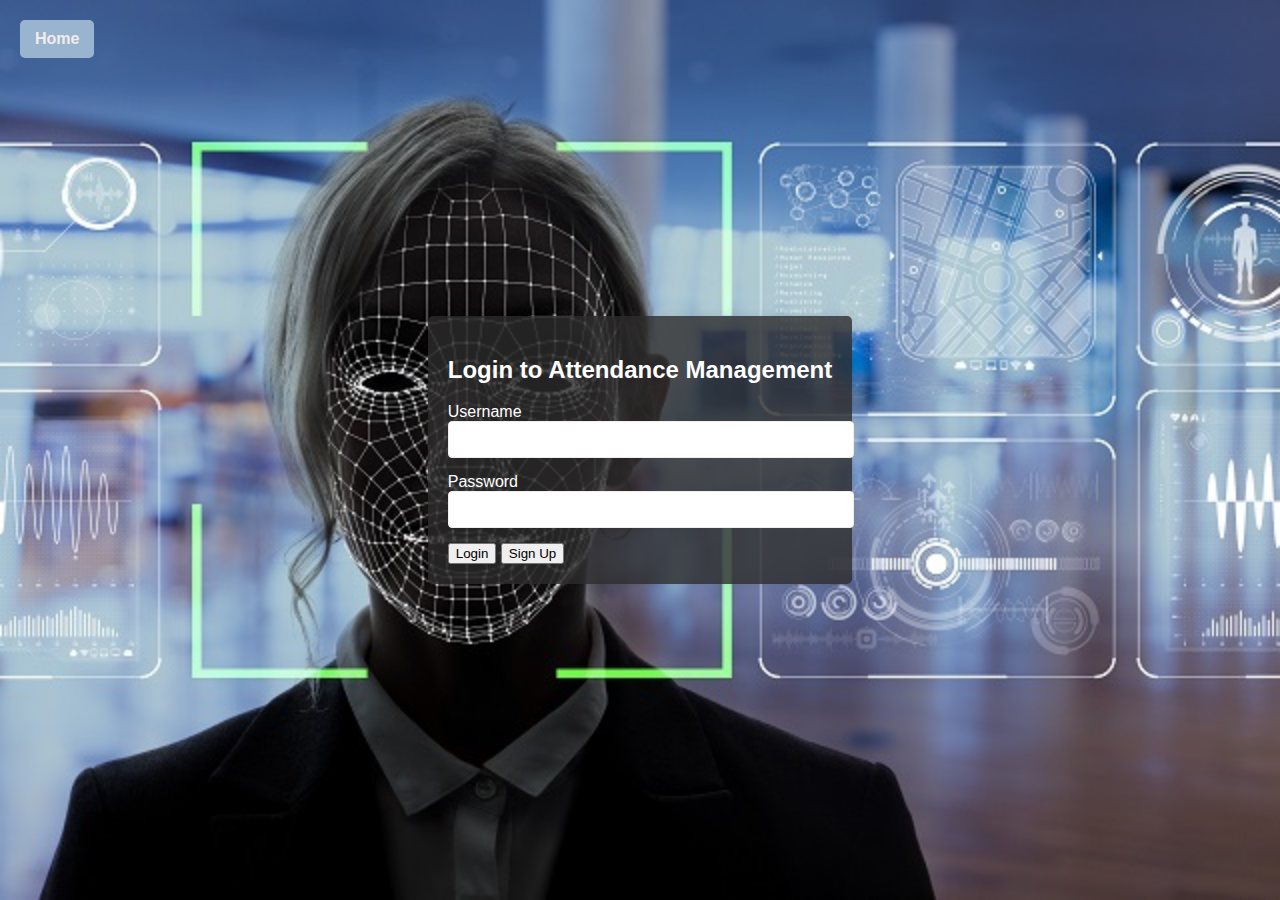
<file: index.html>
<!DOCTYPE html>
<html lang="en">
<head>
    <meta charset="UTF-8">
    <meta name="viewport" content="width=device-width, initial-scale=1.0">
    <title>Attendance Management Login</title>
    <link rel="stylesheet" href="styles.css">
   
</head>
<body>
    <a href="index.html" class="home-button">Home</a>

    <div class="login-container">
        <h2>Login to Attendance Management</h2>
        <form id="loginForm">
            <div class="input-group">
                <label for="username">Username</label>
                <input type="text" id="username" name="username" required>
            </div>
            <div class="input-group">
                <label for="password">Password</label>
                <input type="password" id="password" name="password" required>
            </div>
            <button type="submit">Login</button>
            <button type="button" id="signupButton">Sign Up</button>
        </form>
    </div>
    <script src="script.js"></script>
</body>
</html>
</file>
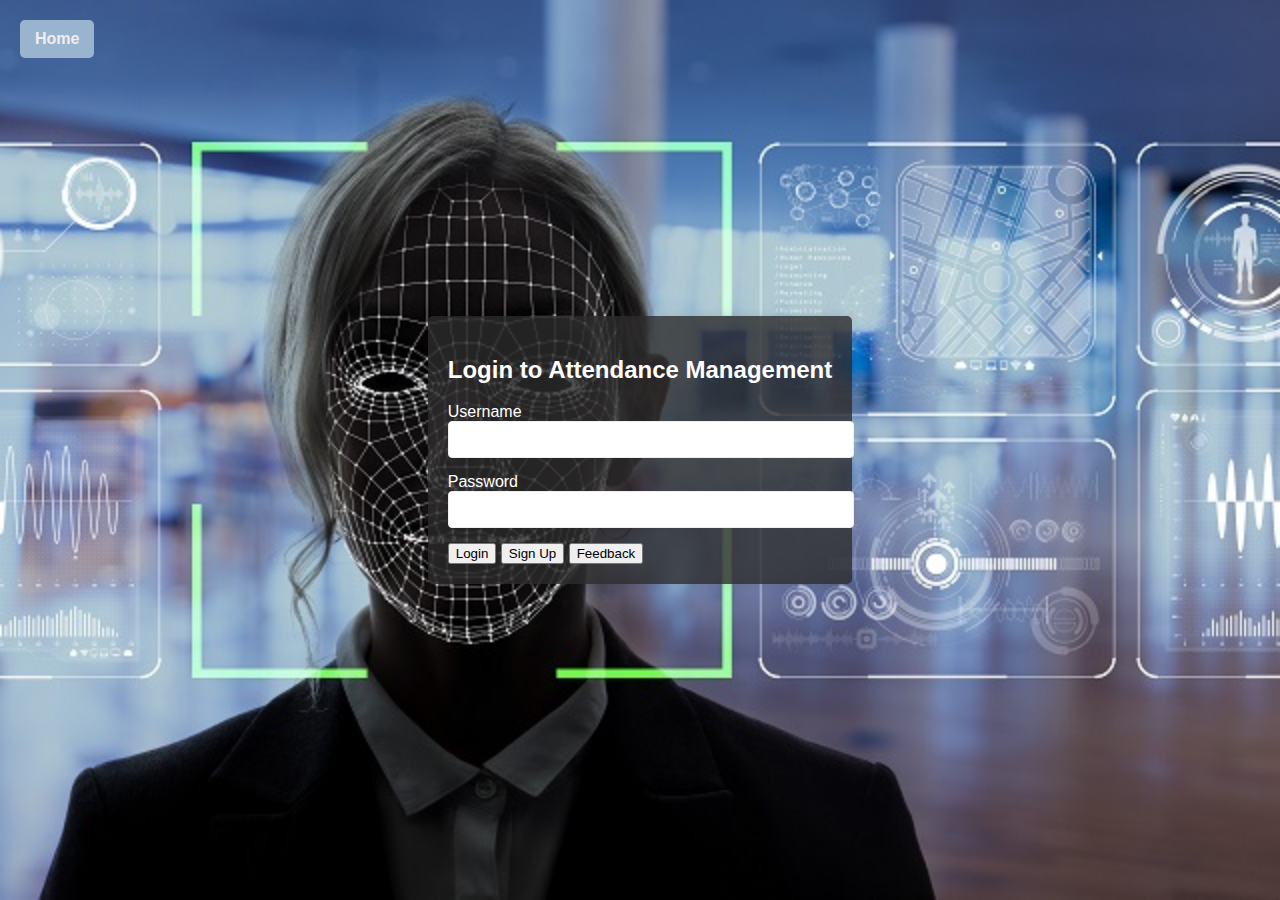
<file: Website/index.html>
<!DOCTYPE html>
<html lang="en">
<head>
    <meta charset="UTF-8">
    <meta name="viewport" content="width=device-width, initial-scale=1.0">
    <title>Attendance Management Login</title>
    <link rel="stylesheet" href="styles.css">
</head>
<body>
    <a href="index.html" class="home-button">Home</a>

    <div class="login-container">
        <h2>Login to Attendance Management</h2>
        <form id="loginForm">
            <div class="input-group">
                <label for="username">Username</label>
                <input type="text" id="username" name="username" required>
            </div>
            <div class="input-group">
                <label for="password">Password</label>
                <input type="password" id="password" name="password" required>
            </div>
            <button type="submit">Login</button>
            <button type="button" id="signupButton">Sign Up</button>
            <button type="button" id="feedbackButton">Feedback</button>
        </form>
    </div>
    <script src="script.js"></script>
</body>
</html>
</file>
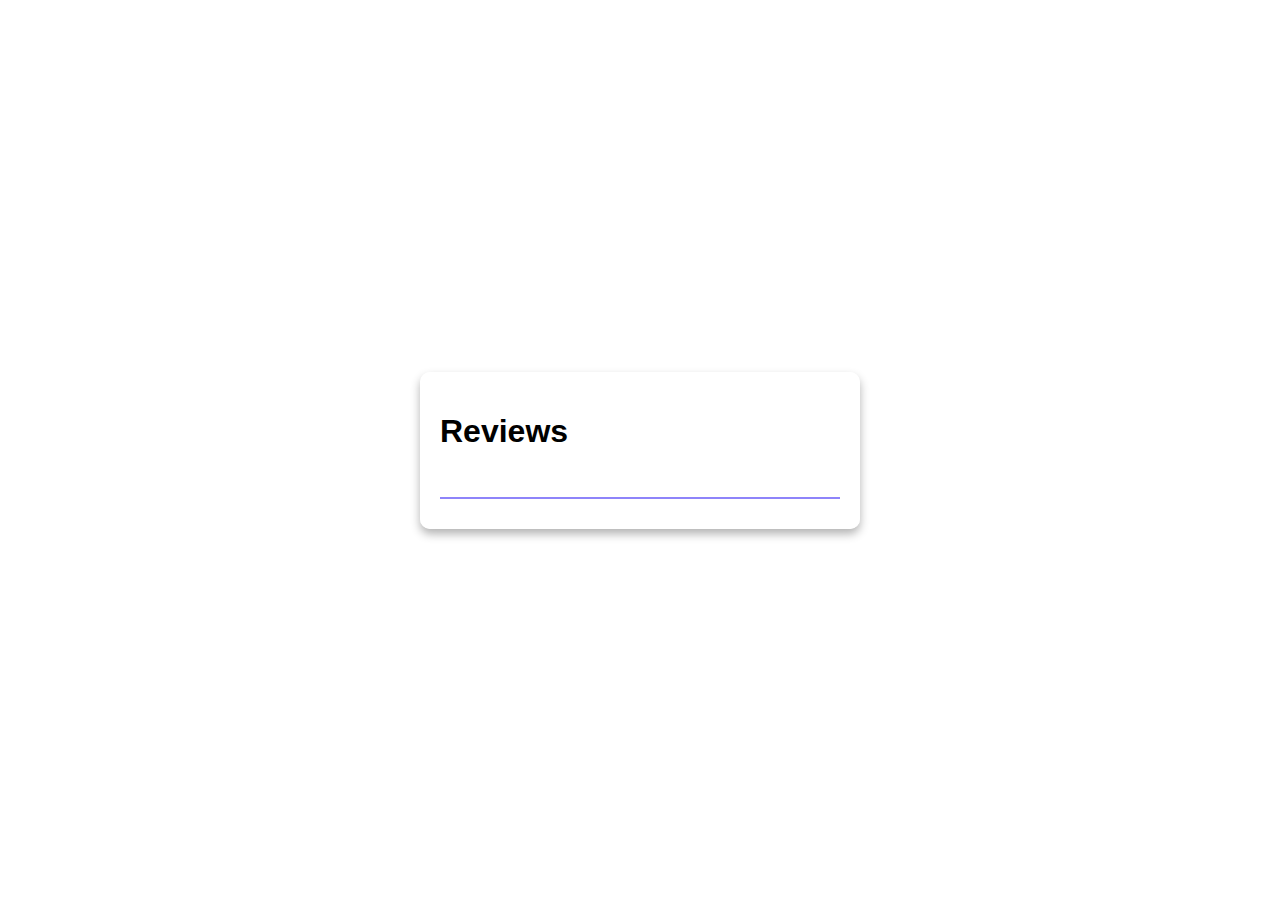
<file: reviews.html>
<!DOCTYPE html>
<html lang="en">
<head>
    <meta charset="UTF-8">
    <meta name="viewport" content="width=device-width, initial-scale=1.0">
    <title>Review Page</title>
    <style>
        body {
            font-family: Arial, sans-serif;
            background: url('{{ url_for('static', filename='peechy.jpg') }}') no-repeat center center fixed;
            background-size: cover;
            margin: 0;
            display: flex;
            justify-content: center;
            align-items: center;
            height: 100vh;
        }

        /* Transparent container for reviews */
        .reviews-container {
            background: rgba(255, 255, 255, 0.8); /* Transparent effect */
            padding: 20px;
            border-radius: 10px;
            box-shadow: 0px 5px 10px rgba(0, 0, 0, 0.3);
            width: 400px;
            max-height: 80vh;
            overflow-y: auto;
            position: relative;
        }

        /* Reviews header */
        .reviews-header {
            display: flex;
            justify-content: space-between;
            align-items: center;
            padding-bottom: 5px; /* Reduced padding to bring heading and stars closer */
            border-bottom: 2px solid rgba(29, 9, 245, 0.5);
            margin-bottom: 10px; /* Reduced margin to bring reviews header closer to content */
            margin-top: -80px;
        }

        /* Review card */
        .review-card {
            background: rgba(255, 255, 255, 0.8);
            padding: 15px;
            margin: 10px 0;
            border-radius: 8px;
            text-align: left;
            box-shadow: 0px 2px 5px rgba(0, 0, 0, 0.2);
        }

        /* Username styling */
        .user-name {
            font-size: 18px;
            font-weight: bold;
            display: block;
            color: #333;
        }

        /* Star ratings */
        .stars {
            color: gold;
            font-size: 25px;
            margin: 0px 0px;
            margin-top: -10px; /* Reduced top margin to align stars closer to the heading */
        }

        /* Thoughts text */
        .thoughts {
            font-size: 14px;
            color: #555;
        }

        /* Timestamp */
        .timestamp {
            font-size: 12px;
            color: #777;
        }

        /* Styling for the total reviews counter */
        .reviews-count {
            font-size: 16px;
            color: #333;
            margin-top: 90px; /* Removed margin to bring count closer to header */
        }

        /* Position for the Reviews heading and average rating stars */
        .reviews-header-container {
            display: flex;
            justify-content: space-between;
            align-items: flex-start;
            margin-bottom: 0px; /* Reduced margin for better alignment */
        }

        /* Average rating stars */
        .average-rating {
            font-size: 30px;
            color: gold;
            margin-top: -25px; /* Remove any top margin */
        }

        /* Numeric average rating */
        .numeric-rating {
            font-size: 13px;
            color: #333;
            margin-top: 0px; /* Position just below the stars */
        }
    </style>
</head>

<body>
    <div class="reviews-container">
        <div class="reviews-header-container">
            <div>
                <h1>Reviews</h1>
                <div class="average-rating" id="averageRating"></div> <!-- Display average rating stars here -->
                <div class="numeric-rating" id="numericRating"></div> <!-- Display average rating in numeric form here -->
            </div>
            <span id="reviewsCount" class="reviews-count"></span> <!-- Total reviews count -->
        </div>
        <div class="reviews-header">
            <span id="reviewsCount" class="reviews-count"></span>
        </div>
        <div id="reviewContainer"></div>
    </div>
    <script>
        document.addEventListener("DOMContentLoaded", function () {
            fetchReviews(); // Call function when the page loads
        });

        function fetchReviews() {
            fetch("http://127.0.0.1:5000/get_reviews")
                .then(response => response.json()) 
                .then(data => {
                    if (data.reviews) {
                        displayReviews(data.reviews);
                        updateReviewCount(data.reviews.length); // Update the review count
                        displayAverageRating(data.reviews); // Display the average rating
                    } else {
                        console.error("No reviews found!");
                    }
                })
                .catch(error => console.error("Error fetching reviews:", error));
        }

        function displayReviews(reviews) {
            let reviewContainer = document.getElementById("reviewContainer");
            reviewContainer.innerHTML = ""; // Clear existing content

            if (reviews.length === 0) {
                reviewContainer.innerHTML = "<p>No reviews available.</p>";
                return;
            }

            reviews.forEach(review => {
                let reviewDiv = document.createElement("div");
                reviewDiv.classList.add("review-card");

                reviewDiv.innerHTML = ` 
                    <h3 class="user-name">${review.user_name || 'Anonymous'}</h3>
                    <div class="stars">${'★'.repeat(review.rating) || 'No rating'}</div>
                    <p class="thoughts">${review.thoughts || 'No comment provided'}</p>
                    <p class="timestamp">${new Date(review.created_at).toLocaleString() || 'No timestamp available'}</p>
                `;

                reviewContainer.appendChild(reviewDiv);
            });
        }

        function updateReviewCount(count) {
            const reviewsCountElement = document.getElementById("reviewsCount");
            reviewsCountElement.textContent = `${count} Review${count !== 1 ? 's' : ''}`;
        }

        function displayAverageRating(reviews) {
            let totalRating = 0;
            reviews.forEach(review => {
                totalRating += review.rating;
            });

            const averageRating = totalRating / reviews.length;
            const stars = '★'.repeat(Math.round(averageRating)); // Create a star rating based on the average
            document.getElementById("averageRating").textContent = stars; // Only display stars
            document.getElementById("numericRating").textContent = averageRating.toFixed(1); // Display numeric average rating
        }
    </script>
</body>
</html>
</file>
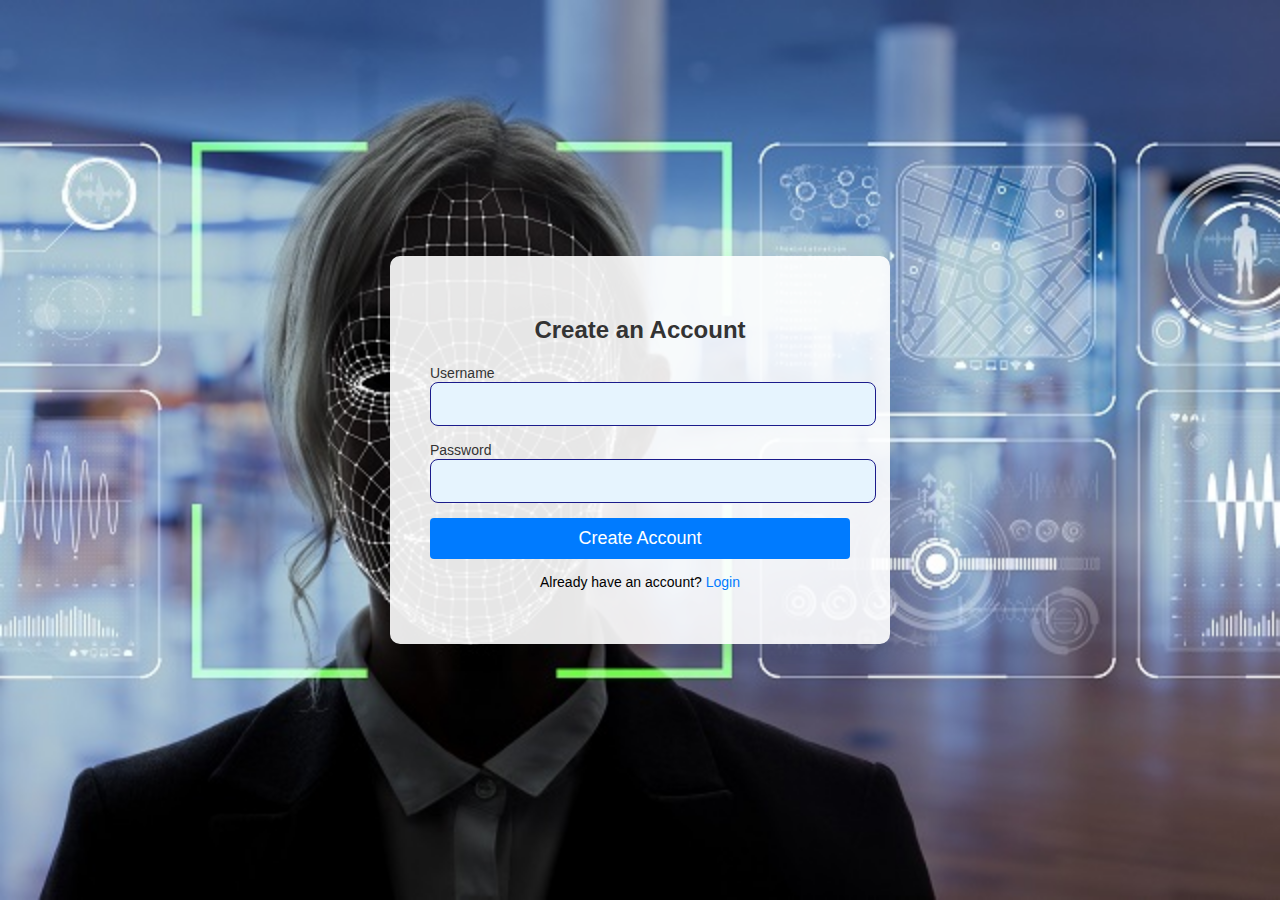
<file: signup.html>
<!DOCTYPE html>
<html lang="en">
<head>
    <meta charset="UTF-8">
    <meta name="viewport" content="width=device-width, initial-scale=1.0">
    <title>Sign Up - Attendance Management</title>
    <link rel="stylesheet" href="styles.css">
    <style>
        body {
            font-family: Arial, sans-serif;
            margin: 0;
            padding: 0;
            background-color: #f7f7f7;
            display: flex;
            justify-content: center;
            align-items: center;
            height: 100vh;
        }

        .signup-container {
            background-color: rgba(255, 255, 255, 0.9);
            padding: 40px;
            border-radius: 10px;
            box-shadow: 0 10px 20px rgba(0, 0, 0, 0.1);
            width: 100%;
            max-width: 420px;
            text-align: center;
        }

        .signup-container h2 {
            color: #333;
            margin-bottom: 20px;
            font-size: 24px;
        }

        .input-group {
            margin-bottom: 15px;
            text-align: left;
            color: #333;
        }

        .input-group label {
            font-size: 14px;
            color: #333;
        }

        .input-group input {
            width: 100%;
            padding: 12px;
            border: 1px solid #1b1b8b;
            border-radius: 8px;
            font-size: 16px;
            background-color: #e6f4fe;
            transition: border-color 0.3s ease, box-shadow 0.3s ease;
        }

        .input-group input:focus {
            border-color: #4CAF50;
            box-shadow: 0 0 8px rgba(72, 187, 120, 0.6);
            outline: none;
        }

        button {
            width: 100%;
            padding: 10px;
            background-color: #007bff;
            color: white;
            border: none;
            border-radius: 4px;
            font-size: 18px;
            cursor: pointer;
            transition: background-color 0.3s ease;
        }

        button:hover {
            background-color: #0056b3;
        }

        .signup-footer {
            margin-top: 15px;
            font-size: 14px;
        }

        .signup-footer a {
            color: #007bff;
            text-decoration: none;
        }

        .signup-footer a:hover {
            background-color: #007bff;
            color: white;
        }

        /* Message Box for Success/Error */
        #popup {
            display: none;
            position: fixed;
            top: 50%;
            left: 50%;
            transform: translate(-50%, -50%);
            padding: 20px;
            background-color: rgba(0, 0, 0, 0.8);
            color: white;
            border-radius: 8px;
            text-align: center;
            z-index: 1000;
        }

        /* OK Button for Popup */
        #okButtonPopup {
            padding: 8px 16px;
            background-color: #5986b6;
            color: white;
            border: none;
            border-radius: 4px;
            cursor: pointer;
        }

        #okButtonPopup:hover {
            background-color: #0056b3;
        }

    </style>
</head>
<body>
    <div class="signup-container">
        <h2>Create an Account</h2>
        <form id="signupForm">
            <div class="input-group">
                <label for="newUsername">Username</label>
                <input type="text" id="newUsername" name="newUsername" required>
            </div>
            <div class="input-group">
                <label for="newPassword">Password</label>
                <input type="password" id="newPassword" name="newPassword" required>
            </div>
            <button type="submit">Create Account</button>
        </form>

        <div class="signup-footer">
            <p>Already have an account? 
                <a href="index.html">Login</a>
            </p>
        </div>
    </div>

    <!-- Popup for displaying success/error -->
    <div id="popup">
        <p id="popupMessage"></p>
        <button id="okButtonPopup">OK</button>
    </div>

    <script src="script.js"></script>
</body>
</html>
</file>
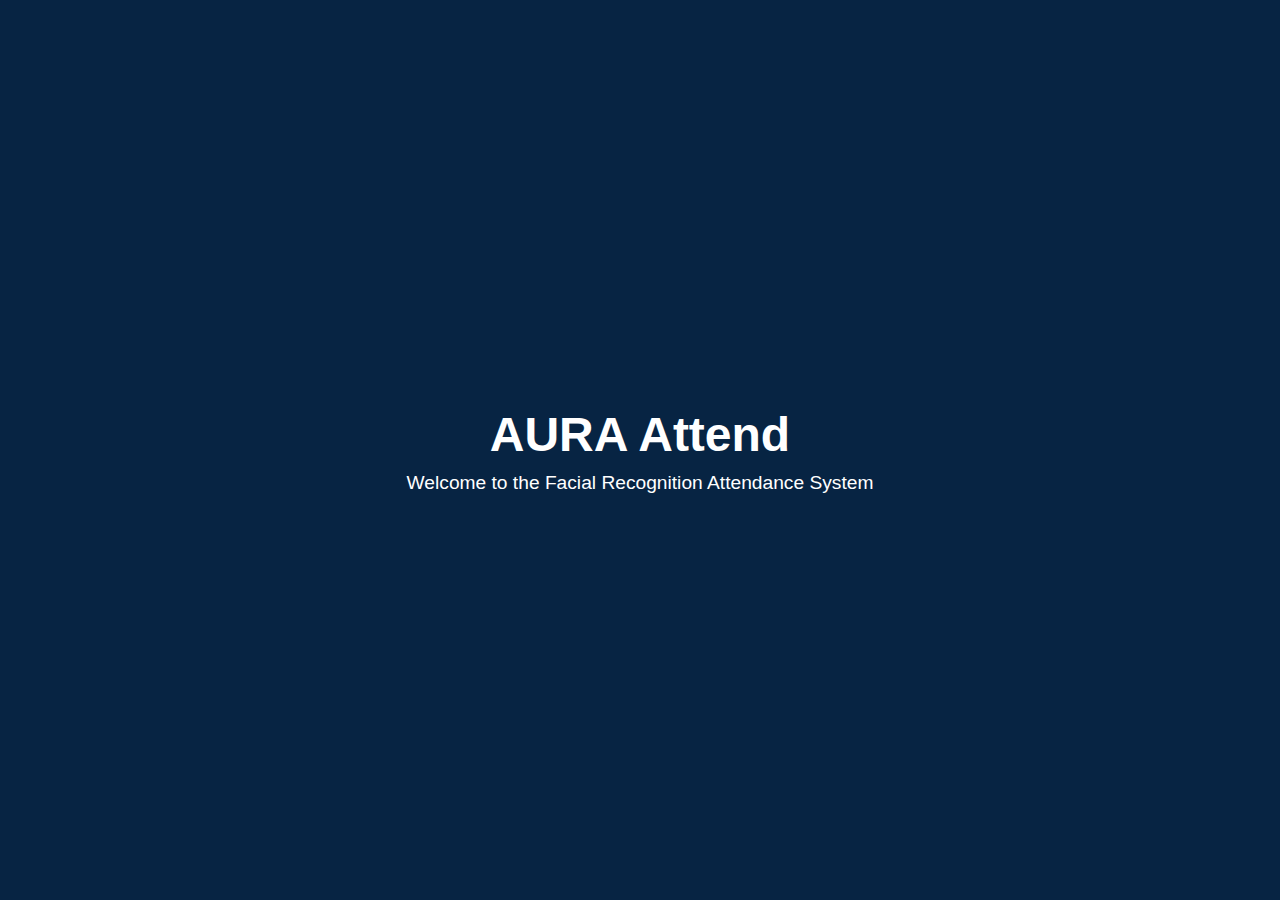
<file: splash.html>
<!DOCTYPE html>
<html lang="en">
<head>
    <meta charset="UTF-8">
    <meta name="viewport" content="width=device-width, initial-scale=1.0">
    <title>AURA Attend</title>
    <style>
        * {
            margin: 0;
            padding: 0;
            box-sizing: border-box;
        }
        body, html {
            height: 100%;
            display: flex;
            justify-content: center;
            align-items: center;
            font-family: Arial, sans-serif;
            background-color: #072443;  
            color: white; 
        }
        .splash-screen {
            text-align: center;
            animation: fadeIn 1s;
        }
        .animated {
            font-size: 3rem; 
            animation: pulse 1.5s infinite; 
        }
        @keyframes fadeIn {
            from {
                opacity: 0;
            }
            to {
                opacity: 1;
            }
        }
        @keyframes pulse {
            0%, 100% {
                transform: scale(1);
            }
            50% {
                transform: scale(1.1);
            }
        }
        p {
            font-size: 1.2rem; 
            margin-top: 10px; 
        }
    </style>
</head>
<body>
    <div class="splash-screen" id="splashScreen">
        <div class="content">
            <h1 class="animated" id="auraText">AURA Attend</h1>
            <p>Welcome to the Facial Recognition Attendance System</p>
        </div>
    </div>
    <script>
        window.onload = function() {
            const splashDuration = 4000; // Splash screen duration in milliseconds (4 seconds)
            setTimeout(() => {
                window.location.href = "index.html"; // Redirect to the login page
            }, splashDuration);
        };
    </script>
</body>
</html>
</file>
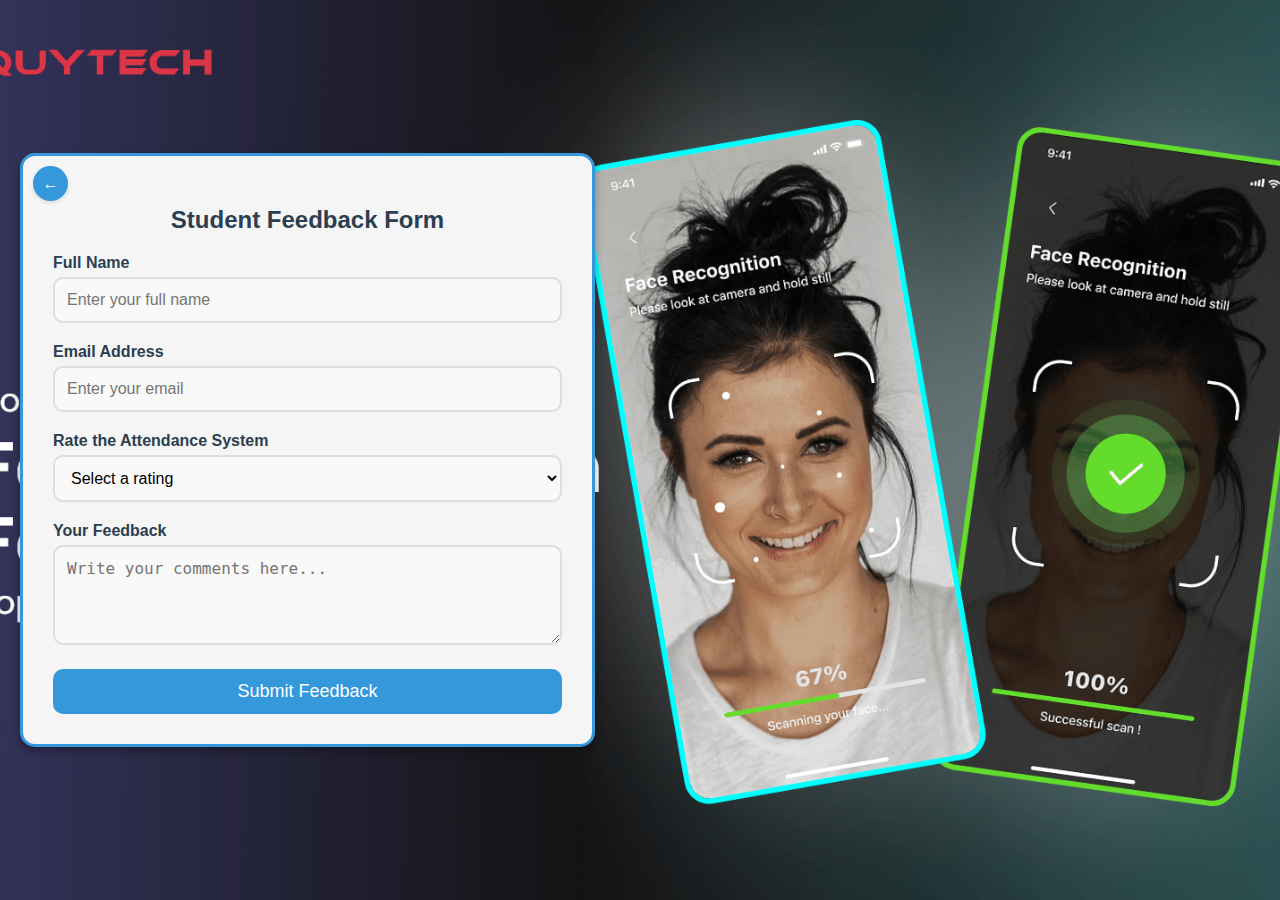
<file: Website/feedba.html>
<!DOCTYPE html>
<html lang="en">
<head>
    <meta charset="UTF-8">
    <meta name="viewport" content="width=device-width, initial-scale=1.0">
    <title>Feedback Form</title>
    <style>
        body {
            font-family: 'Arial', sans-serif;
            background: url('./photo.webp') no-repeat center center fixed;
            background-size: cover;
            margin: 0;
            display: flex;
            justify-content: flex-start;
            align-items: center;
            height: 100vh;
            padding-left: 20px;
        }

        .feedback-form-container {
            background: #f5f5f5; 
            max-width: 509px;
            width: 100%;
            border: 3px solid #3498db;
            border-radius: 15px;
            box-shadow: 0 4px 8px rgba(0, 0, 0, 0.3);
            padding: 30px;
            position: relative;
        }

        .back-arrow {
            display: flex;
            align-items: center;
            justify-content: center;
            position: absolute;
            top: 10px;
            left: 10px;
            background-color: #3498db;
            color: #fff;
            width: 35px;
            height: 35px;
            border-radius: 50%;
            text-decoration: none;
            font-size: 16px;
            transition: background-color 0.3s, transform 0.2s;
            box-shadow: 0 2px 4px rgba(0, 0, 0, 0.1);
        }

        .back-arrow:hover {
            background-color: #2980b9;
            transform: translateY(-2px);
        }

        .feedback-form h2 {
            text-align: center;
            margin-bottom: 20px;
            color: #2c3e50; 
        }

        .feedback-form .input-group {
            margin-bottom: 20px;
        }

        .feedback-form .input-group label {
            display: block;
            margin-bottom: 5px;
            font-weight: bold;
            color: #2c3e50; 
        }

        .feedback-form .input-group input,
        .feedback-form .input-group textarea,
        .feedback-form .input-group select {
            width: 100%;
            padding: 12px;
            border: 2px solid #ddd;
            border-radius: 10px;
            background: #f9f9f9;
            font-size: 16px;
            box-sizing: border-box;
            transition: border-color 0.3s;
        }

        .feedback-form .input-group input:focus,
        .feedback-form .input-group textarea:focus,
        .feedback-form .input-group select:focus {
            border-color: #3498db;
            background: #ffffff;
        }

        .feedback-form .input-group textarea {
            height: 100px;
            resize: vertical;
        }

        .feedback-form button {
            background: #3498db;
            color: #ffffff;
            border: none;
            padding: 12px;
            border-radius: 10px;
            width: 100%;
            font-size: 18px;
            cursor: pointer;
            transition: background-color 0.3s;
        }

        .feedback-form button:hover {
            background: #2980b9;
        }
    </style>
</head>
<body>
    <div class="feedback-form-container">
        <a href="index.html" class="back-arrow">&larr;</a>
        <div class="feedback-form">
            <h2>Student Feedback Form</h2>
            <form action="your-server-endpoint-url" method="POST">
                <div class="input-group">
                    <label for="name">Full Name</label>
                    <input type="text" id="name" name="name" placeholder="Enter your full name" required>
                </div>
                <div class="input-group">
                    <label for="email">Email Address</label>
                    <input type="email" id="email" name="email" placeholder="Enter your email" required>
                </div>
                <div class="input-group">
                    <label for="rating">Rate the Attendance System</label>
                    <select id="rating" name="rating" required>
                        <option value="" disabled selected>Select a rating</option>
                        <option value="excellent">Excellent</option>
                        <option value="very_good">Very Good</option>
                        <option value="good">Good</option>
                        <option value="average">Average</option>
                        <option value="poor">Poor</option>
                    </select>
                </div>
                <div class="input-group">
                    <label for="comments">Your Feedback</label>
                    <textarea id="comments" name="comments" placeholder="Write your comments here..." required></textarea>
                </div>
                <button type="submit">Submit Feedback</button>
            </form>
        </div>
    </div>
</body>
</html>
</file>
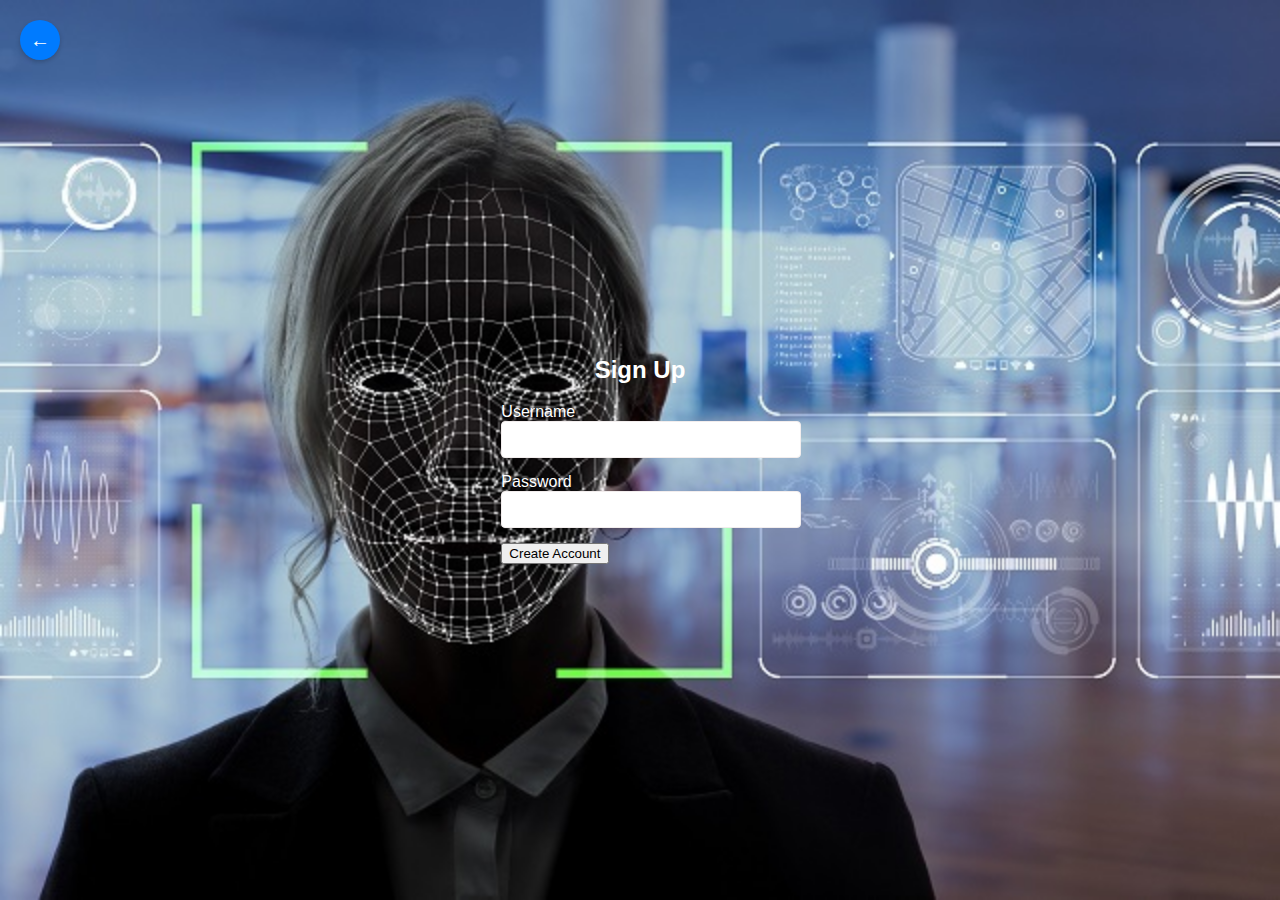
<file: Website/signup.html>
<!DOCTYPE html>
<html lang="en">
<head>
    <meta charset="UTF-8">
    <meta name="viewport" content="width=device-width, initial-scale=1.0">
    <title>Sign Up</title>
    <link rel="stylesheet" href="styles.css">
    <style>
        /* Style for the back button */
        .back-button {
            position: absolute;
            top: 20px;
            left: 20px;
            width: 40px;
            height: 40px;
            border-radius: 50%;
            background-color: #007BFF;
            border: none;
            color: white;
            font-size: 20px;
            cursor: pointer;
            display: flex;
            align-items: center;
            justify-content: center;
            box-shadow: 0 2px 4px rgba(0, 0, 0, 0.2);
            transition: background-color 0.3s ease;
        }

        .back-button:hover {
            background-color: #0056b3;
        }
    </style>
</head>
<body>
    <button class="back-button" onclick="window.location.href='index.html'">
        &#8592;
    </button>

    <div class="signin-container">
        <h2>Sign Up</h2>
        <form id="signinForm">
            <div class="input-group">
                <label for="newUsername">Username</label>
                <input type="text" id="newUsername" name="newUsername" required>
            </div>
            <div class="input-group">
                <label for="newPassword">Password</label>
                <input type="password" id="newPassword" name="newPassword" required>
            </div>
            <button type="submit">Create Account</button>
        </form>
    </div>
    <script src="script.js"></script>
</body>
</html>
</file>
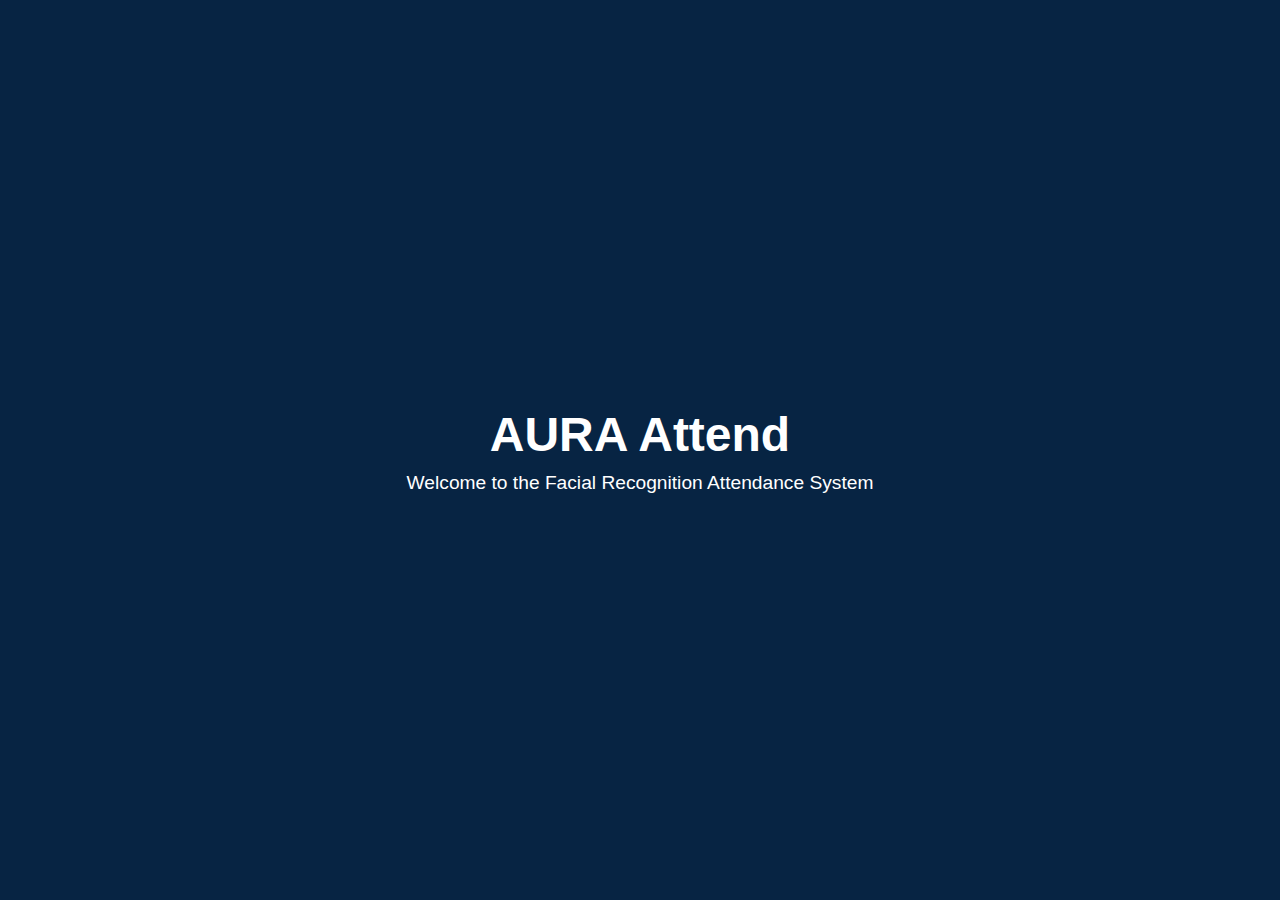
<file: Website/splash.html>
<!DOCTYPE html>
<html lang="en">
<head>
    <meta charset="UTF-8">
    <meta name="viewport" content="width=device-width, initial-scale=1.0">
    <title>AURA Attend</title>
    <style>
        * {
            margin: 0;
            padding: 0;
            box-sizing: border-box;
        }
        body, html {
            height: 100%;
            display: flex;
            justify-content: center;
            align-items: center;
            font-family: Arial, sans-serif;
            background-color: #072443;  
            color: white; 
        }

     
        .splash-screen {
            text-align: center;
            animation: fadeIn 1s;
           
        }

        
        .animated {
            font-size: 3rem; 
            animation: pulse 1.5s infinite; 
        }

       
        @keyframes fadeIn {
            from {
                opacity: 0;
            }
            to {
                opacity: 1;
            }
        }

        
        @keyframes pulse {
            0%, 100% {
                transform: scale(1);
            }
            50% {
                transform: scale(1.1);
            }
        }

        
        p {
            font-size: 1.2rem; 
            margin-top: 10px; 
        }
    </style>
</head>
<body>
    <div class="splash-screen" id="splashScreen">
        <div class="content">
            <h1 class="animated" id="auraText">AURA Attend</h1>
            <p>Welcome to the Facial Recognition Attendance System</p>
        </div>
    </div>
    <script>
       
        window.onload = function() {
            
            const splashDuration = 4000; 

            setTimeout(() => {
               
      
            
            
                window.location.href = "index.html"; // Redirect to the login page
        
            }, splashDuration);
        };
    </script>
</body>
</html>
</file>
<file: styles.css>
body {
    font-family: Arial, sans-serif;
    background-image: url('face-recognition-attendance-system.jpg'); 
    background-size: cover; 

    background-repeat: no-repeat; 
    
    display: flex;
    justify-content: center;
    align-items: center;
    height: 100vh;
    margin: 0;
}
.home-button {
    position: absolute; /* Positions the button absolutely */
    top: 20px; /* Distance from the top */
    left: 20px; /* Distance from the left */
    padding: 10px 15px;
    background-color: #99b4cf; /* Button color */
    color: rgb(243, 236, 236); /* Text color */
    border: none; /* No border */
    border-radius: 5px; /* Rounded corners */
    text-decoration: none; /* No underline */
    font-weight: bold; /* Bold text */
}

.home-button:hover {
    background-color: #27323d; /* Darker blue on hover */
}
.login-container {
    background: rgba(45, 44, 44, 0.8); /* Semi-transparent white background */
    padding: 20px;
    border-radius: 5px;
    box-shadow: 0 0 10px rgba(0, 0, 0, 0.1);
}

.input-group {
    margin-bottom: 15px;
    color: rgb(255, 255, 255);
}

input {
    width: 100%;
    padding: 10px;
    border: 1px solid #f2eded;
    
    border-radius: 4px;
}
h2 {
    color: white; /* Set text color to white */
    text-align: center; /* Center the text */
}
</file>
<file: Website/styles.css>
body {
    font-family: Arial, sans-serif;
    background-image: url('face-recognition-attendance-system.jpg'); 
    background-size: cover; 

    background-repeat: no-repeat; 
    
    display: flex;
    justify-content: center;
    align-items: center;
    height: 100vh;
    margin: 0;
}
.home-button {
    position: absolute; /* Positions the button absolutely */
    top: 20px; /* Distance from the top */
    left: 20px; /* Distance from the left */
    padding: 10px 15px;
    background-color: #99b4cf; /* Button color */
    color: rgb(243, 236, 236); /* Text color */
    border: none; /* No border */
    border-radius: 5px; /* Rounded corners */
    text-decoration: none; /* No underline */
    font-weight: bold; /* Bold text */
}

.home-button:hover {
    background-color: #27323d; 
}
.login-container {
    background: rgba(45, 44, 44, 0.8); 
    padding: 20px;
    border-radius: 5px;
    box-shadow: 0 0 10px rgba(0, 0, 0, 0.1);
}

.input-group {
    margin-bottom: 15px;
    color: rgb(255, 255, 255);
}

input {
    width: 100%;
    padding: 10px;
    border: 1px solid #f2eded;
    
    border-radius: 4px;
}
h2 {
    color: white; 
    text-align: center; 
}
</file>
